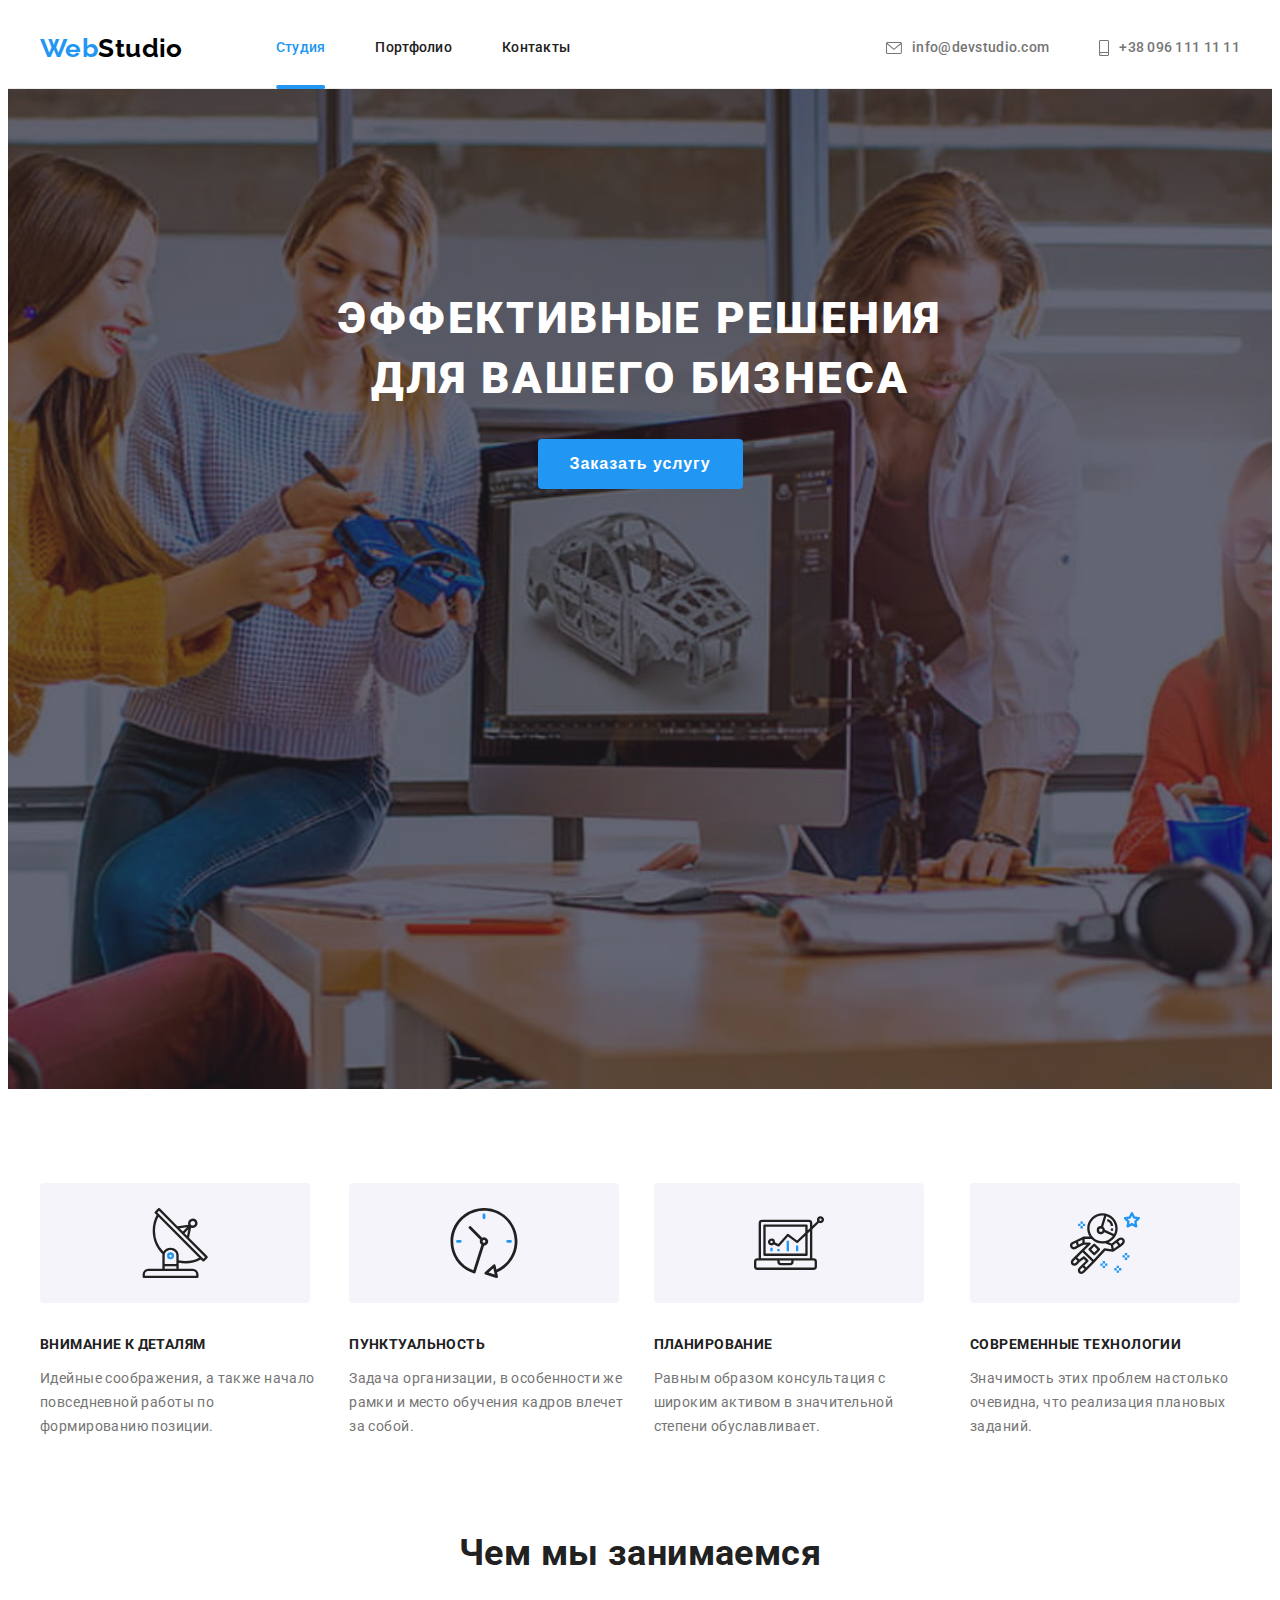
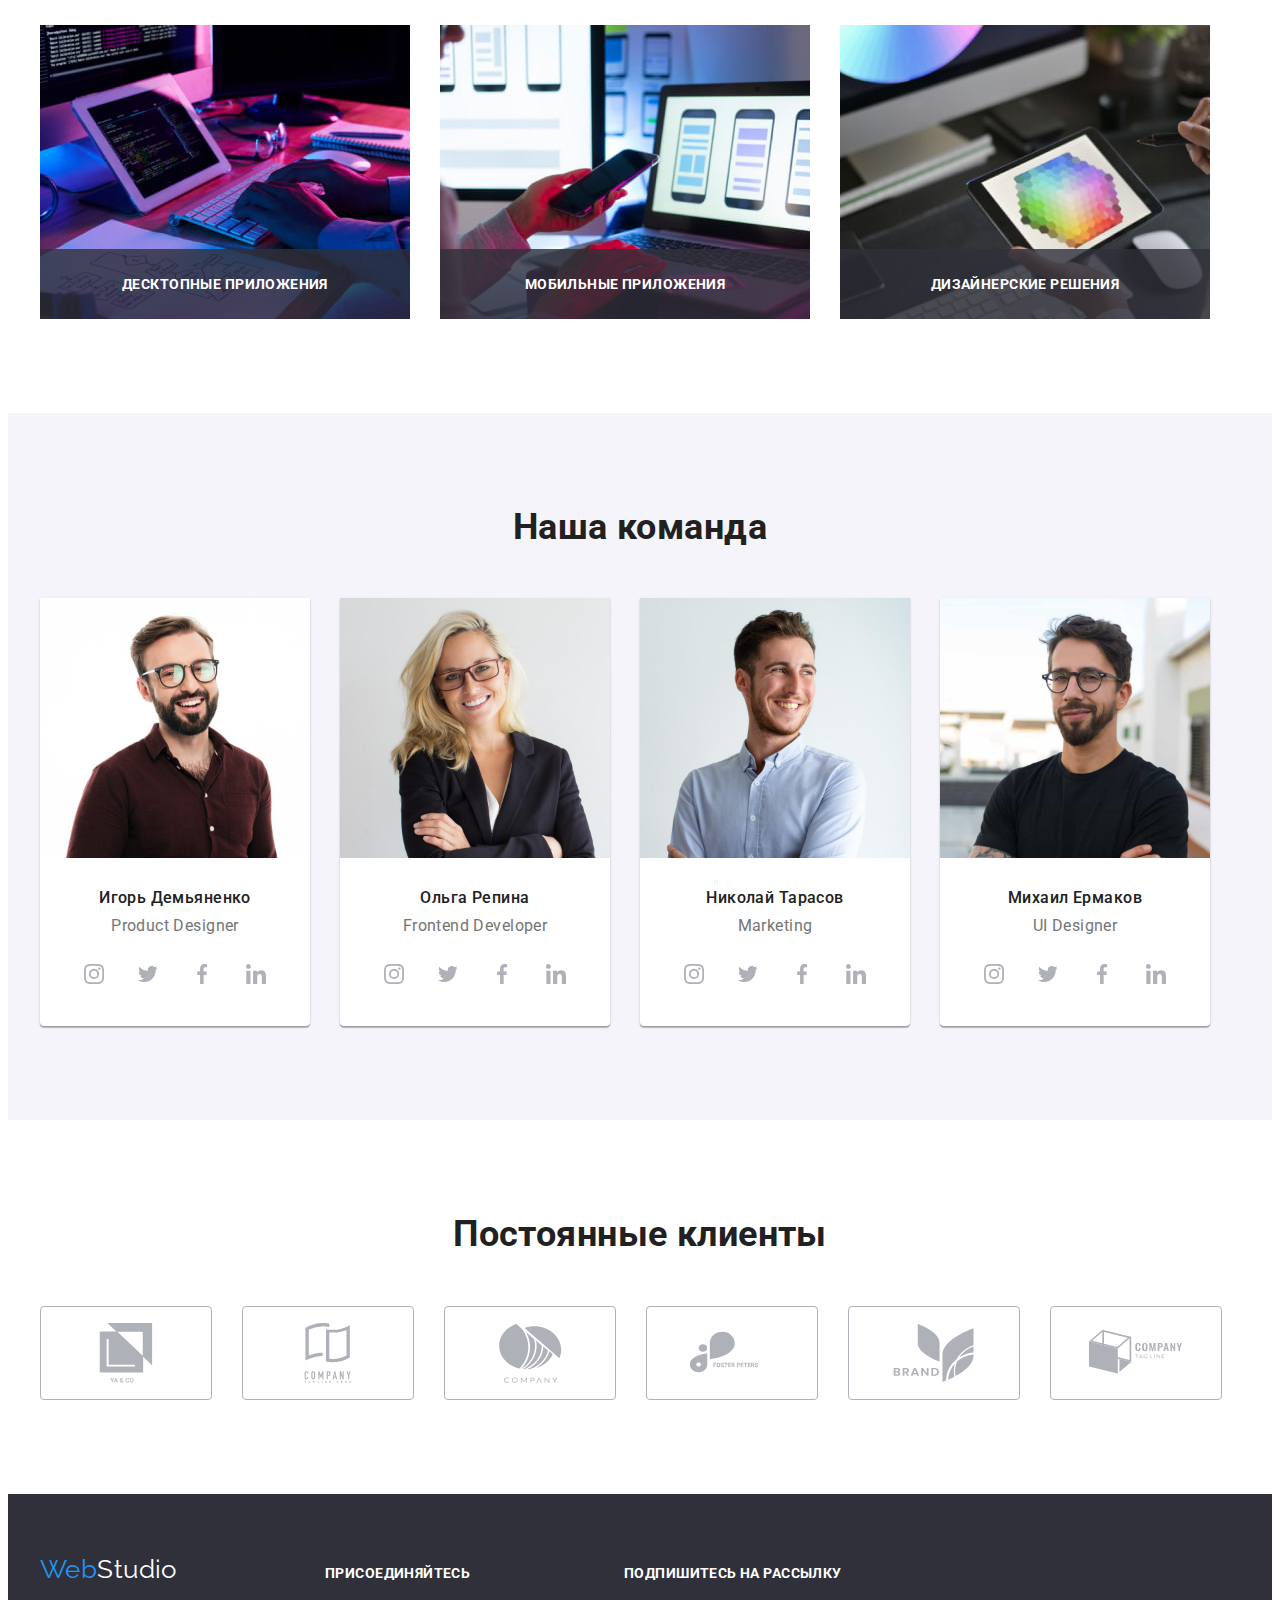
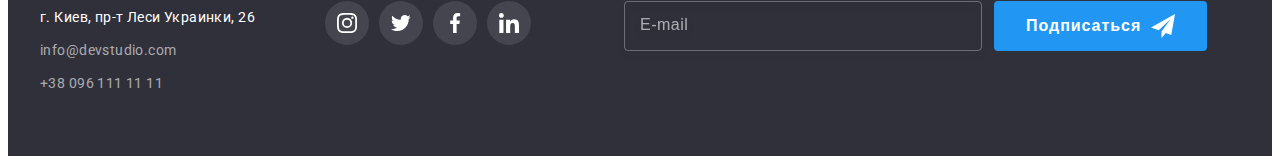
<file: index.html>
<!DOCTYPE html>
<html lang="ru">

<head>
  <meta charset="UTF-8" />
  <meta http-equiv="X-UA-Compatible" content="IE=edge" />
  <meta name="viewport" content="width=device-width, initial-scale=1.0" />
  <title>WebStudio</title>
  <link rel="preconnect" href="https://fonts.googleapis.com" />
  <link rel="preconnect" href="https://fonts.gstatic.com" crossorigin />
  <link href="https://fonts.googleapis.com/css2?family=Raleway:wght@700&family=Roboto:wght@400;500;700;900&display=swap"
    rel="stylesheet" />
  <link rel="stylesheet" href="https://cdnjs.cloudflare.com/ajax/libs/modern-normalize/1.1.0/modern-normalize.min.css"
    integrity="sha512-wpPYUAdjBVSE4KJnH1VR1HeZfpl1ub8YT/NKx4PuQ5NmX2tKuGu6U/JRp5y+Y8XG2tV+wKQpNHVUX03MfMFn9Q=="
    crossorigin="anonymous" referrerpolicy="no-referrer" />
  <link rel="stylesheet" href="./css/styles.css" />
</head>

<body>
  <!-- Header -->
  <header class="page-header">
    <div class="container header-container">
      <nav class="main-nav">
        <a href="./index.html" class="logo-header">
          <span class="logo-header-accent">Web</span>Studio</a>
        <ul class="site-nav-list">
          <li class="site-nav-list-item">
            <a class="site-nav-link current" href="./index.html">Студия</a>
          </li>
          <li class="site-nav-list-item">
            <a class="site-nav-link" href="./portfolio.html">Портфолио</a>
          </li>
          <li class="site-nav-list-item">
            <a class="site-nav-link" href="./contacts.html">Контакты</a>
          </li>
        </ul>
      </nav>
      <ul class="header-contacts-list">
        <li class="header-contacts-item">
          <a class="header-contacts-link" href="mailto:info@devstudio.com"><svg class="icon-envelope">
              <use href="./images/svg/icons.svg#envelope"></use>
            </svg>info@devstudio.com</a>
        </li>
        <li class="header-contacts-item">
          <a class="header-contacts-link" href="tel:+380961111111">
            <svg class="icon-smartphone">
              <use href="./images/svg/icons.svg#smartphone"></use>
            </svg>+38 096 111 11 11</a>
        </li>
      </ul>
    </div>
  </header>
  <main>
    <!-- Hero -->
    <section class="section no-padding">
      <!-- Modals -->
      <div class="backdrop is-hidden" data-modal>
        <div class="modal-window">
          <h1 class="modal-window__heading">Оставьте свои данные, мы вам перезвоним</h1>
          <form class="form" name="form">
            <label class="form__wrapper">
              <span class="form__label">Имя</span>
              <input class="form__input" name="username" type="text" required />
              <svg class="form__icon">
                <use href="./images/svg/icons.svg#icon-person-black-18dp"></use>
              </svg></label>
            <label class="form__wrapper">
              <span class="form__label">Телефон</span>
              <input class="form__input" name="user-telephone" type="tel" required />
              <svg class="form__icon">
                <use href="./images/svg/icons.svg#icon-phone-black-18dp"></use>
              </svg></label>
            <label class="form__wrapper">
              <span class="form__label">Почта</span>
              <input class="form__input" name="user-email" type="email" required />
              <svg class="form__icon">
                <use href="./images/svg/icons.svg#icon-email-black-18dp "></use>
              </svg></label>
            <label class="form__wrapper textarea">
              <span class="form__label">Комментарий</span>
              <textarea class="form__comment" name="form__comment" placeholder="Введите текст"></textarea>
            </label>
            <label class="form__label user-agreement">
              <input class="form__default-checkbox visually-hidden" type="checkbox" name="user-agreement"
                value="Соглашаюсь с рассылкой и принимаю Условия договора" required />
              <svg class="form__checkbox" width="16" height="15">
                <use href="./images/svg/icons.svg#icon-check"></use>
              </svg>Соглашаюсь с рассылкой и принимаю
              <a class="form__link" href="">Условия договора</a>
            </label>
            <button class="hero button hero__button" type="submit">Отправить</button>
          </form>
          <div>
            <button class="btn-close" type="button" data-modal-close>
              <svg class="btn-close__icon" width="30" height="30">
                <use href="./images/svg/icons.svg#icon-close-black-18dp"></use>
              </svg>
            </button>
          </div>
        </div>
      </div>
      <div class="hero hero-overlay">
        <h1 class="hero-title">
          Эффективные решения<br />
          для вашего бизнеса
        </h1>
        <button class="hero button" type="button" data-modal-open>Заказать услугу</button>
      </div>
    </section>
    <section class="section no-padding">
      <!-- Features -->
      <div class="container features">
        <h2 class="section-title visually-hidden">Особенности</h2>
        <ul class="features-list">
          <li class="features-list-item">
            <div class="icon-thumbnail">
              <svg class="icon-antena" width="70" height="70" viewBox="0 0 30 32">
                <use href="./images/svg/icons.svg#antena"></use>
              </svg>
            </div>
            <h3 class="feature">Внимание к деталям</h3>
            <p class="feature-description">
              Идейные соображения, а также начало повседневной работы по формированию позиции.
            </p>
          </li>
          <li class="features-list-item">
            <div class="icon-thumbnail">
              <svg width="70" height="70">
                <use href="./images/svg/icons.svg#clock"></use>
              </svg>
            </div>
            <h3 class="feature">Пунктуальность</h3>
            <p class="feature-description">
              Задача организации, в особенности же рамки и место обучения кадров влечет за собой.
            </p>
          </li>
          <li class="features-list-item">
            <div class="icon-thumbnail">
              <svg width="70" height="70">
                <use href="./images/svg/icons.svg#diagram"></use>
              </svg>
            </div>
            <h3 class="feature">Планирование</h3>
            <p class="feature-description">
              Равным образом консультация с широким активом в значительной степени обуславливает.
            </p>
          </li>
          <li class="features-list-item">
            <div class="icon-thumbnail">
              <svg width="70" height="70">
                <use href="./images/svg/icons.svg#astronaut"></use>
              </svg>
            </div>
            <h3 class="feature">Современные технологии</h3>
            <p class="feature-description">
              Значимость этих проблем настолько очевидна, что реализация плановых заданий.
            </p>
          </li>
        </ul>
      </div>
    </section>

    <!-- What We Do -->
    <section class="section no-padding">
      <div class="container">
        <h2 class="section-title">Чем мы занимаемся</h2>
        <ul class="doings-list">
          <li class="doings-list-item">
            <img class="doings-image" src="./images/what-we-do/what-we-do-01.jpg" alt="Веб-разработка" width="370" />
            <p class="doings-description-text">Десктопные приложения</p>
          </li>
          <li class="doings-list-item">
            <img class="doings-image" src="./images/what-we-do/what-we-do-02.jpg" alt="Мобильные приложения"
              width="370" />
            <p class="doings-description-text">Мобильные приложения</p>
          </li>
          <li class="doings-list-item">
            <img class="doings-image" src="./images/what-we-do/what-we-do-03.jpg" alt="Дизайн" width="370" />
            <p class="doings-description-text">Дизайнерские решения</p>
          </li>
        </ul>
      </div>
    </section>

    <!-- Our Team  -->
    <section class="section gray-background">
      <div class="container">
        <h2 class="section-title">Наша команда</h2>
        <ul class="team-list">
          <li class="team-list-item">
            <img class="member-image" src="./images/team-photos/team-photo-01.jpg"
              alt="Продуктовый дизайнер Игорь Демьяненко" width="270" />
            <div class="member-info">
              <h3 class="team-member">Игорь Демьяненко</h3>
              <p class="job-title" lang="en">Product Designer</p>
              <ul class="member-socials-list">
                <li class="member-socials-item" aria-label="Instagram">
                  <a href="" class="member-socials-item-link" target="_blank" rel="noopener noreferrer">
                    <svg class="social-icon" width="20" height="20">
                      <use href="./images/svg/icons.svg#instagram"></use>
                    </svg>
                  </a>
                </li>
                <li class="member-socials-item" aria-label="Twitter">
                  <a href="" class="member-socials-item-link" target="_blank" rel="noopener noreferrer">
                    <svg class="social-icon" width="20" height="20">
                      <use href="./images/svg/icons.svg#twitter"></use>
                    </svg>
                  </a>
                </li>
                <li class="member-socials-item" aria-label="Facebook">
                  <a href="" class="member-socials-item-link">
                    <svg class="social-icon" width="20" height="20">
                      <use href="./images/svg/icons.svg#facebook" target="_blank" rel="noopener noreferrer"></use>
                    </svg>
                  </a>
                </li>
                <li class="member-socials-item" aria-label="Linked-In">
                  <a href="" class="member-socials-item-link" target="_blank" rel="noopener noreferrer">
                    <svg class="social-icon" width="20" height="20">
                      <use href="./images/svg/icons.svg#linkedin"></use>
                    </svg>
                  </a>
                </li>
              </ul>
            </div>
          </li>
          <li class="team-list-item">
            <img class="member-image" src="./images/team-photos/team-photo-02.jpg"
              alt="Фронт-енд разработчик Ольга Репина," width="270" />
            <div class="member-info">
              <h3 class="team-member">Ольга Репина</h3>
              <p class="job-title" lang="en">Frontend Developer</p>
              <ul class="member-socials-list">
                <li class="member-socials-item" aria-label="Instagram">
                  <a href="" class="member-socials-item-link" target="_blank" rel="noopener noreferrer">
                    <svg class="social-icon" width="20" height="20">
                      <use href="./images/svg/icons.svg#instagram"></use>
                    </svg>
                  </a>
                </li>
                <li class="member-socials-item" aria-label="Twitter">
                  <a href="" class="member-socials-item-link" target="_blank" rel="noopener noreferrer">
                    <svg class="social-icon" width="20" height="20">
                      <use href="./images/svg/icons.svg#twitter"></use>
                    </svg>
                  </a>
                </li>
                <li class="member-socials-item" aria-label="Facebook">
                  <a href="" class="member-socials-item-link">
                    <svg class="social-icon" width="20" height="20">
                      <use href="./images/svg/icons.svg#facebook" target="_blank" rel="noopener noreferrer"></use>
                    </svg>
                  </a>
                </li>
                <li class="member-socials-item" aria-label="Linked-In">
                  <a href="" class="member-socials-item-link" target="_blank" rel="noopener noreferrer">
                    <svg class="social-icon" width="20" height="20">
                      <use href="./images/svg/icons.svg#linkedin"></use>
                    </svg>
                  </a>
                </li>
              </ul>
            </div>
          </li>
          <li class="team-list-item">
            <img class="member-image" src="./images/team-photos/team-photo-03.jpg" alt="Маркетолог Николай Тарасов"
              width="270" />
            <div class="member-info">
              <h3 class="team-member">Николай Тарасов</h3>
              <p class="job-title" lang="en">Marketing</p>
              <ul class="member-socials-list">
                <li class="member-socials-item" aria-label="Instagram">
                  <a href="" class="member-socials-item-link" target="_blank" rel="noopener noreferrer">
                    <svg class="social-icon" width="20" height="20">
                      <use href="./images/svg/icons.svg#instagram"></use>
                    </svg>
                  </a>
                </li>
                <li class="member-socials-item" aria-label="Twitter">
                  <a href="" class="member-socials-item-link" target="_blank" rel="noopener noreferrer">
                    <svg class="social-icon" width="20" height="20">
                      <use href="./images/svg/icons.svg#twitter"></use>
                    </svg>
                  </a>
                </li>
                <li class="member-socials-item" aria-label="Facebook">
                  <a href="" class="member-socials-item-link">
                    <svg class="social-icon" width="20" height="20">
                      <use href="./images/svg/icons.svg#facebook" target="_blank" rel="noopener noreferrer"></use>
                    </svg>
                  </a>
                </li>
                <li class="member-socials-item" aria-label="Linked-In">
                  <a href="" class="member-socials-item-link" target="_blank" rel="noopener noreferrer">
                    <svg class="social-icon" width="20" height="20">
                      <use href="./images/svg/icons.svg#linkedin"></use>
                    </svg>
                  </a>
                </li>
              </ul>
            </div>
          </li>
          <li class="team-list-item">
            <img class="member-image" src="./images/team-photos/team-photo-04.jpg"
              alt="Дизайнер интерфейсов Михаил Ермаков" width="270" />
            <div class="member-info">
              <h3 class="team-member">Михаил Ермаков</h3>
              <p class="job-title" lang="en">UI Designer</p>
              <ul class="member-socials-list">
                <li class="member-socials-item" aria-label="Instagram">
                  <a href="" class="member-socials-item-link" target="_blank" rel="noopener noreferrer">
                    <svg class="social-icon" width="20" height="20">
                      <use href="./images/svg/icons.svg#instagram"></use>
                    </svg>
                  </a>
                </li>
                <li class="member-socials-item" aria-label="Twitter">
                  <a href="" class="member-socials-item-link" target="_blank" rel="noopener noreferrer">
                    <svg class="social-icon" width="20" height="20">
                      <use href="./images/svg/icons.svg#twitter"></use>
                    </svg>
                  </a>
                </li>
                <li class="member-socials-item" aria-label="Facebook">
                  <a href="" class="member-socials-item-link">
                    <svg class="social-icon" width="20" height="20">
                      <use href="./images/svg/icons.svg#facebook" target="_blank" rel="noopener noreferrer"></use>
                    </svg>
                  </a>
                </li>
                <li class="member-socials-item" aria-label="Linked-In">
                  <a href="" class="member-socials-item-link" target="_blank" rel="noopener noreferrer">
                    <svg class="social-icon" width="20" height="20">
                      <use href="./images/svg/icons.svg#linkedin"></use>
                    </svg>
                  </a>
                </li>
              </ul>
            </div>
          </li>
        </ul>
      </div>
    </section>
    <section class="section">
      <div class="container">
        <h2 class="section-title">Постоянные клиенты</h2>
        <ul class="clients-list">
          <li class="clients-list-item">
            <a href="" class="clients-list-item-link"><svg width="106" height="60">
                <use href="./images/svg/icons.svg#client01"></use>
              </svg></a>
          </li>
          <li class="clients-list-item">
            <a href="" class="clients-list-item-link"><svg width="106" height="60">
                <use href="./images/svg/icons.svg#client02"></use>
              </svg></a>
          </li>
          <li class="clients-list-item">
            <a href="" class="clients-list-item-link"><svg width="106" height="60">
                <use href="./images/svg/icons.svg#client03"></use>
              </svg></a>
          </li>
          <li class="clients-list-item">
            <a href="" class="clients-list-item-link"><svg width="106" height="60">
                <use href="./images/svg/icons.svg#client04"></use>
              </svg></a>
          </li>
          <li class="clients-list-item">
            <a href="" class="clients-list-item-link"><svg width="106" height="60">
                <use href="./images/svg/icons.svg#client05"></use>
              </svg></a>
          </li>
          <li class="clients-list-item">
            <a href="" class="clients-list-item-link"><svg width="106" height="60">
                <use href="./images/svg/icons.svg#client06"></use>
              </svg></a>
          </li>
        </ul>
      </div>
    </section>
  </main>
  <footer class="page-footer">
    <div class="container footer-container">
      <div class="footer-address-block">
        <a href="./index.html" class="logo-footer"><span class="footer-logo-accent">Web</span>Studio</a>
        <address class="footer-address">г. Киев, пр-т Леси Украинки, 26</address>
        <ul class="footer-links-list">
          <li class="list-item">
            <a class="footer-address-link" href="mailto:info@devstudio.com">info@devstudio.com</a>
          </li>
          <li class="list-item">
            <a class="footer-address-link" href="tel:+380961111111">+38 096 111 11 11</a>
          </li>
        </ul>
      </div>
      <div class="footer-socials">
        <h2 class="footer-socials-title">присоединяйтесь</h2>
        <ul class="footer-socials-list">
          <li class="footer-socials-list-item" aria-label="Instagram">
            <a href="" class="footer-socials-list-link" target="_blank" rel="noopener noreferrer">
              <svg class="footer-socials-icon" width="20" height="20">
                <use href="./images/svg/icons.svg#instagram"></use>
              </svg>
            </a>
          </li>
          <li class="footer-socials-list-item" aria-label="Twitter">
            <a href="" class="footer-socials-list-link" target="_blank" rel="noopener noreferrer">
              <svg class="footer-socials-icon" width="20" height="20">
                <use href="./images/svg/icons.svg#twitter"></use>
              </svg>
            </a>
          </li>
          <li class="footer-socials-list-item" aria-label="Facebook">
            <a href="" class="footer-socials-list-link" target="_blank" rel="noopener noreferrer">
              <svg class="footer-socials-icon" width="20" height="20">
                <use href="./images/svg/icons.svg#facebook"></use>
              </svg>
            </a>
          </li>
          <li class="footer-socials-list-item" aria-label="Linked-In">
            <a href="" class="footer-socials-list-link" target="_blank" rel="noopener noreferrer">
              <svg class="footer-socials-icon" width="20" height="20">
                <use href="./images/svg/icons.svg#linkedin"></use>
              </svg>
            </a>
          </li>
        </ul>
      </div>
      <div class="footer-subscription">
        <form name="footer-subscription-form">
          <label class="footer-subscription__label" for="footer-subscription-form">
            Подпишитесь на рассылку
            <div class="footer-subscription__wrapper">
              <input class="footer-subscription__input" id="footer-subscription-form" name="footer-subscription-form"
                type="email" placeholder="E-mail" />
              <button class="hero button  button-footer" type="submit">
                Подписаться
                <svg class="button-footer__icon">
                  <use href="./images/svg/icons.svg#icon-send"></use>
                </svg>
              </button>
            </div>
          </label>
        </form>
      </div>
    </div>
  </footer>

  <script src="./js/modal.js"></script>
  
</body>

</html>
</file>
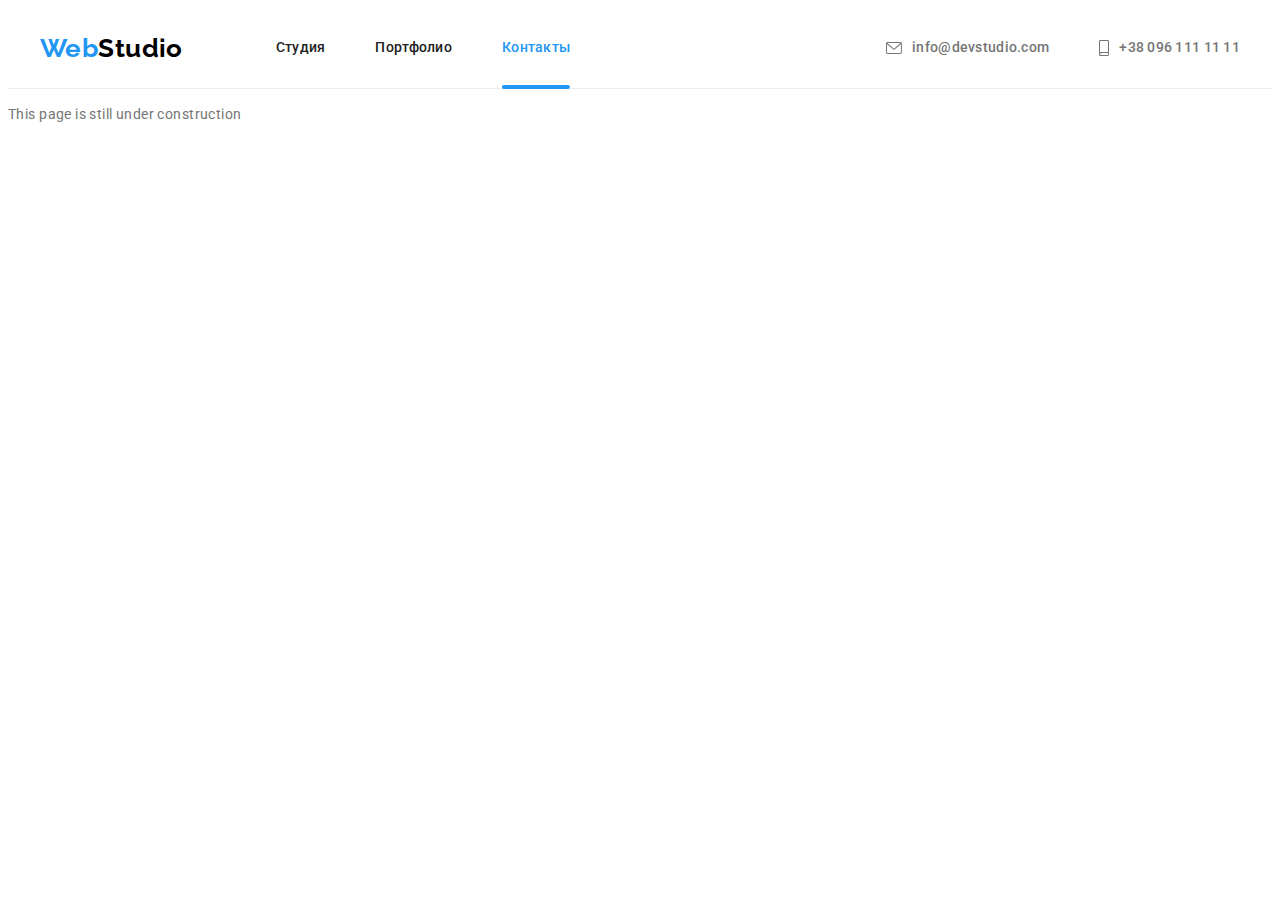
<file: contacts.html>
<!DOCTYPE html>
<html lang="ru">
  <head>
    <meta charset="UTF-8" />
    <meta http-equiv="X-UA-Compatible" content="IE=edge" />
    <meta name="viewport" content="width=device-width, initial-scale=1.0" />
    <title>WebStudio</title>
    <link rel="preconnect" href="https://fonts.googleapis.com" />
    <link rel="preconnect" href="https://fonts.gstatic.com" crossorigin />
    <link
      href="https://fonts.googleapis.com/css2?family=Raleway:wght@700&family=Roboto:wght@400;500;700;900&display=swap"
      rel="stylesheet" />
    <link
      rel="stylesheet"
      href="https://cdnjs.cloudflare.com/ajax/libs/modern-normalize/1.1.0/modern-normalize.min.css"
      integrity="sha512-wpPYUAdjBVSE4KJnH1VR1HeZfpl1ub8YT/NKx4PuQ5NmX2tKuGu6U/JRp5y+Y8XG2tV+wKQpNHVUX03MfMFn9Q=="
      crossorigin="anonymous"
      referrerpolicy="no-referrer" />
    <link rel="stylesheet" href="./css/styles.css" />
  </head>
  <header class="page-header">
    <div class="container header-container">
      <nav class="main-nav">
        <a href="./index.html" class="logo-header">
          <span class="logo-header-accent">Web</span>Studio</a
        >
        <ul class="site-nav-list">
          <li class="site-nav-list-item">
            <a class="site-nav-link" href="./index.html">Студия</a>
          </li>
          <li class="site-nav-list-item">
            <a class="site-nav-link" href="./portfolio.html">Портфолио</a>
          </li>
          <li class="site-nav-list-item">
            <a class="site-nav-link current" href="./contacts.html">Контакты</a>
          </li>
        </ul>
      </nav>
      <ul class="header-contacts-list">
        <li class="header-contacts-item">
          <a class="header-contacts-link" href="mailto:info@devstudio.com"
            ><svg class="icon-envelope">
              <use href="./images/svg/icons.svg#envelope"></use></svg
            >info@devstudio.com</a
          >
        </li>
        <li class="header-contacts-item">
          <a class="header-contacts-link" href="tel:+380961111111">
            <svg class="icon-smartphone">
              <use href="./images/svg/icons.svg#smartphone"></use></svg
            >+38 096 111 11 11</a
          >
        </li>
      </ul>
    </div>
  </header>
  <body>
    <p>This page is still under construction</p>
  </body>
</html>
</file>
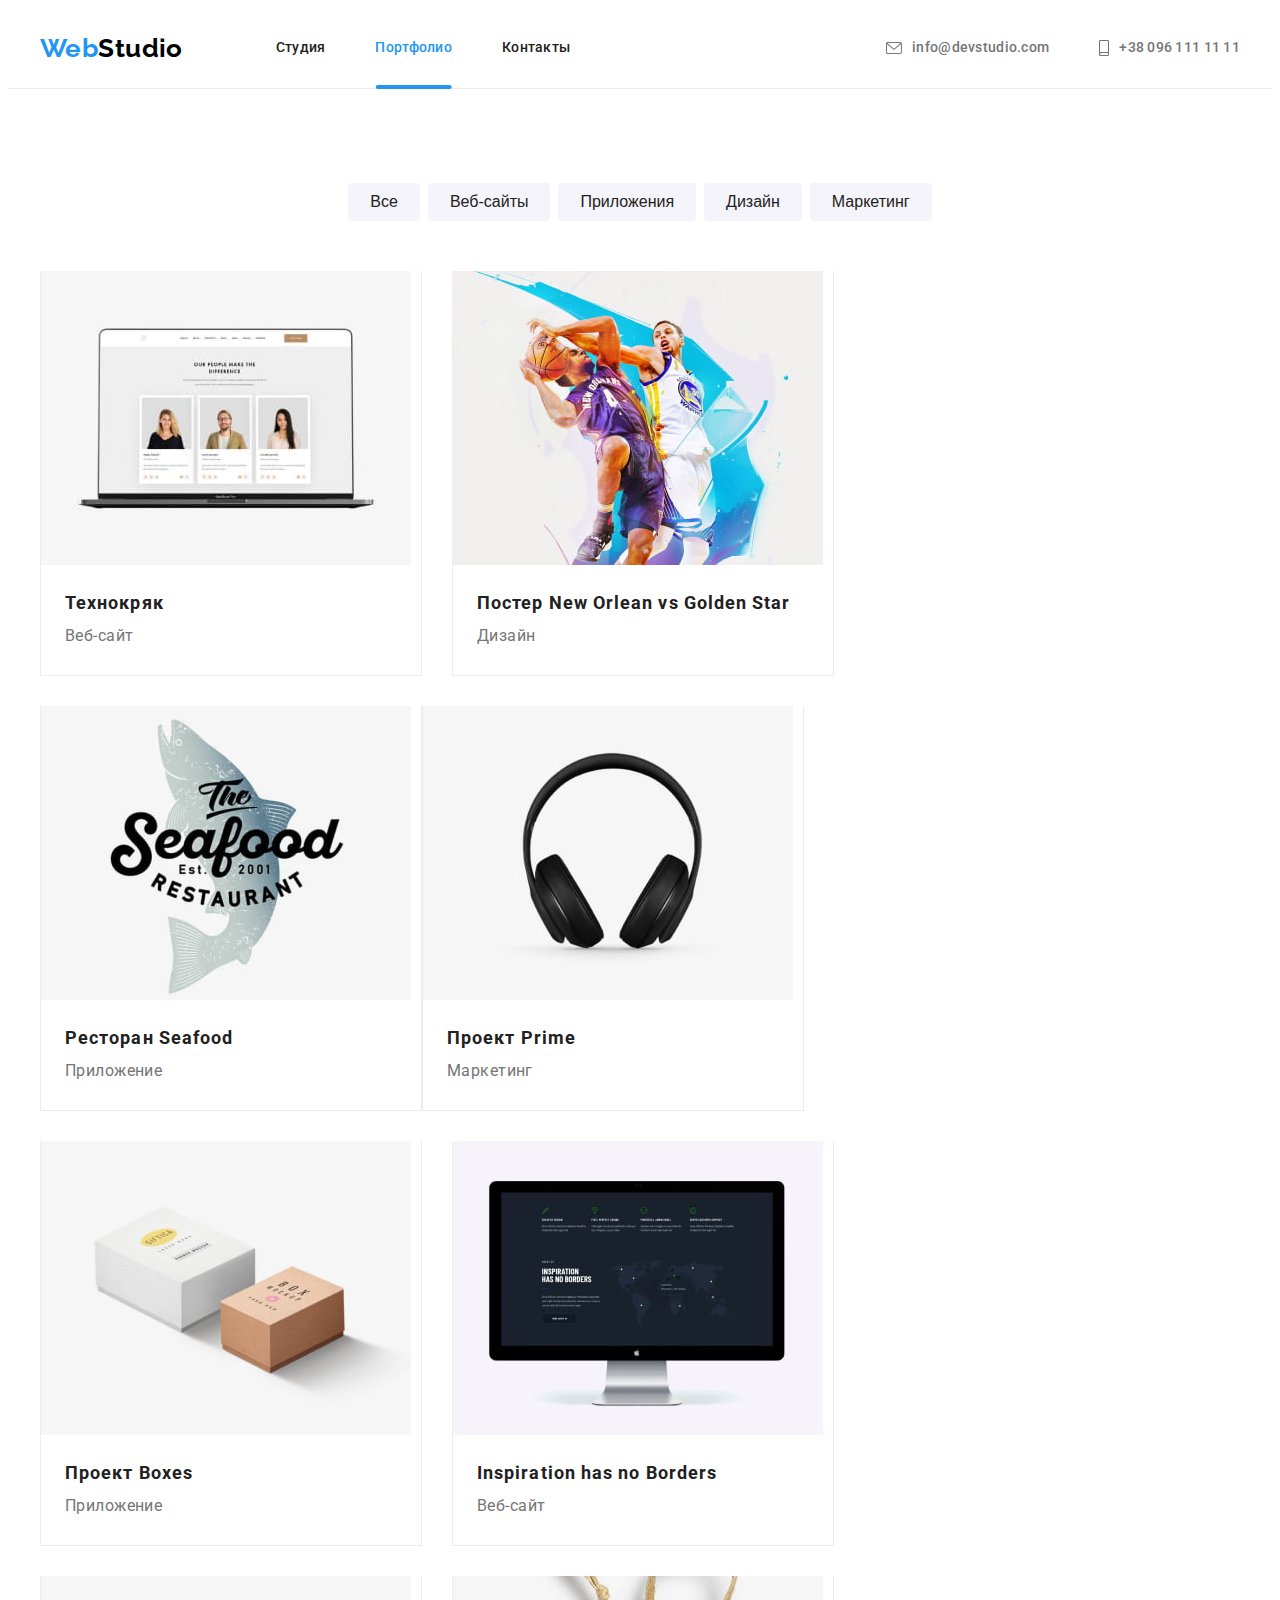
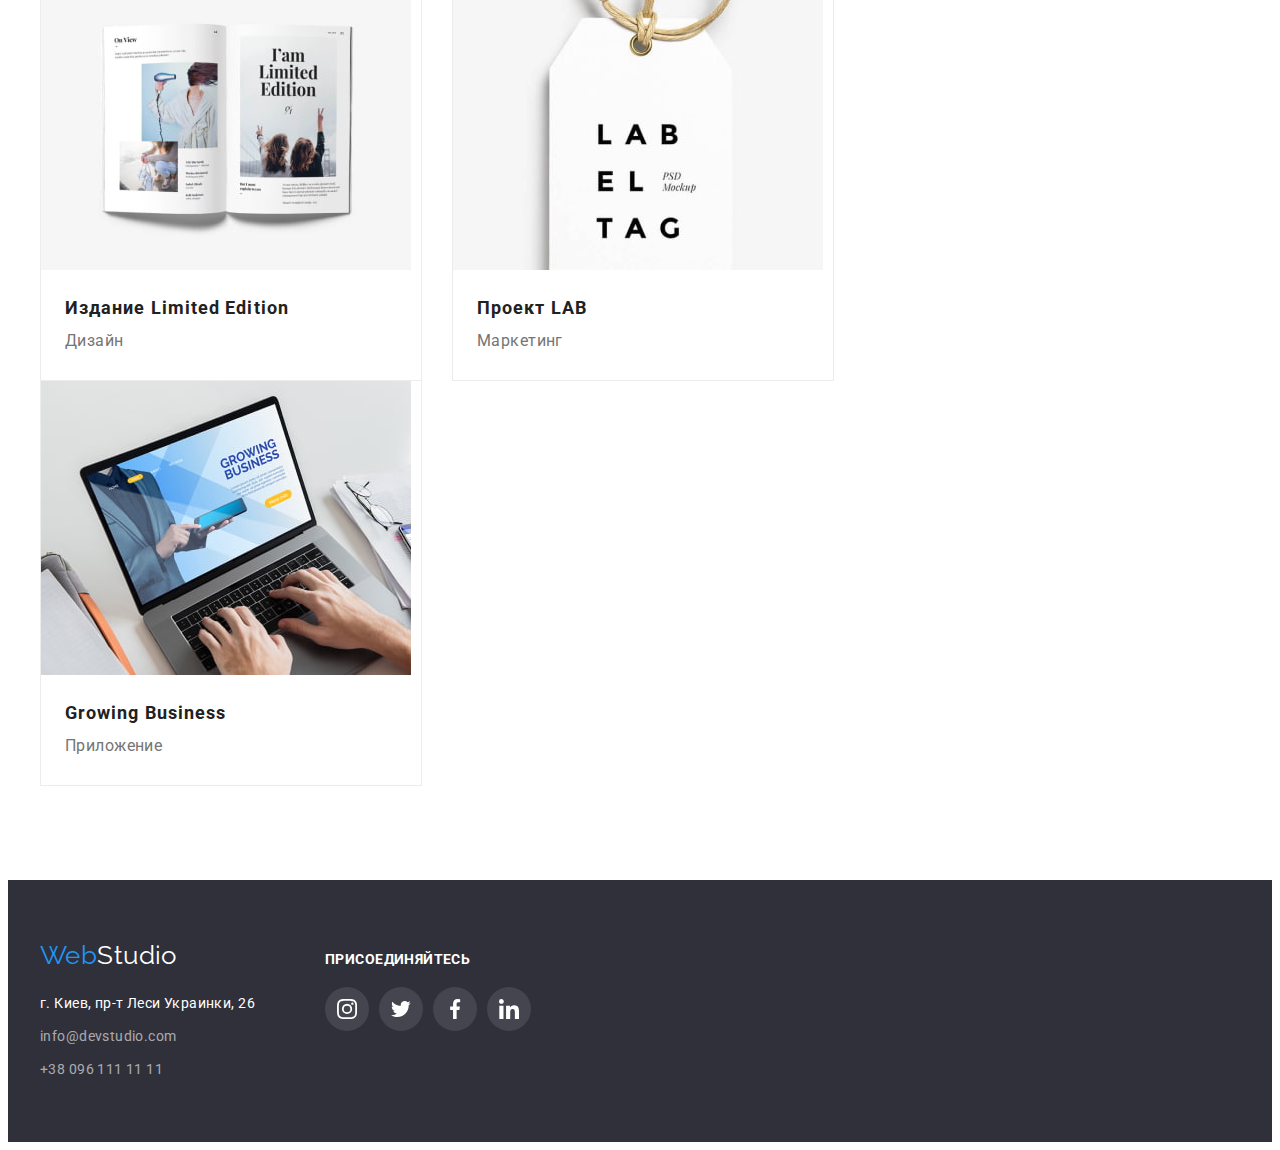
<file: portfolio.html>
<!DOCTYPE html>
<html lang="ru">
  <head>
    <meta charset="UTF-8" />
    <meta http-equiv="X-UA-Compatible" content="IE=edge" />
    <meta name="viewport" content="width=device-width, initial-scale=1.0" />
    <title>WebStudio</title>
    <link rel="preconnect" href="https://fonts.googleapis.com" />
    <link rel="preconnect" href="https://fonts.gstatic.com" crossorigin />
    <link
      href="https://fonts.googleapis.com/css2?family=Raleway:wght@700&family=Roboto:wght@400;500;700;900&display=swap"
      rel="stylesheet" />
    <link
      rel="stylesheet"
      href="https://cdnjs.cloudflare.com/ajax/libs/modern-normalize/1.1.0/modern-normalize.min.css"
      integrity="sha512-wpPYUAdjBVSE4KJnH1VR1HeZfpl1ub8YT/NKx4PuQ5NmX2tKuGu6U/JRp5y+Y8XG2tV+wKQpNHVUX03MfMFn9Q=="
      crossorigin="anonymous"
      referrerpolicy="no-referrer" />
    <link rel="stylesheet" href="./css/styles.css" />
  </head>

  <body>
    <!-- Header -->
    <header class="page-header">
      <div class="container header-container">
        <nav class="main-nav">
          <a href="./index.html" class="logo-header">
            <span class="logo-header-accent">Web</span>Studio</a
          >
          <ul class="site-nav-list">
            <li class="site-nav-list-item">
              <a class="site-nav-link" href="./index.html">Студия</a>
            </li>
            <li class="site-nav-list-item">
              <a class="site-nav-link current" href="./portfolio.html">Портфолио</a>
            </li>
            <li class="site-nav-list-item">
              <a class="site-nav-link" href="./contacts.html">Контакты</a>
            </li>
          </ul>
        </nav>
        <ul class="header-contacts-list">
          <li class="header-contacts-item">
            <a class="header-contacts-link" href="mailto:info@devstudio.com"
              ><svg class="icon-envelope">
                <use href="./images/svg/icons.svg#envelope"></use></svg
              >info@devstudio.com</a
            >
          </li>
          <li class="header-contacts-item">
            <a class="header-contacts-link" href="tel:+380961111111">
              <svg class="icon-smartphone">
                <use href="./images/svg/icons.svg#smartphone"></use></svg
              >+38 096 111 11 11</a
            >
          </li>
        </ul>
      </div>
    </header>
    <main>
      <section class="section">
        <div class="container portfolio">
          <h1 class="section-title visually-hidden">Портфолио</h1>
          <ul class="filter-list">
            <li class="item"><button class="filter button" type="button">Все</button></li>
            <li class="item"><button class="filter button" type="button">Веб-сайты</button></li>
            <li class="item"><button class="filter button" type="button">Приложения</button></li>
            <li class="item"><button class="filter button" type="button">Дизайн</button></li>
            <li class="item"><button class="filter button" type="button">Маркетинг</button></li>
          </ul>
          <article class="portfolio-block">
            <ul class="portfolio-list">
              <li class="portfolio-card">
                <a href="" class="portfolio-card-link">
                  <div class="card-wrapper">
                    <img
                      class="portfolio-img"
                      src="./images/portfolio/portfolio-img-01.jpg"
                      alt="Превью страницы веб-сайта Технокряк"
                      width="370" />
                    <div class="card-overlay">
                      <p class="overlay-text">
                        Lorem ipsum dolor sit amet consectetur adipisicing elit. Soluta incidunt aut provident nobis quo quae corporis ea obcaecati, facilis architecto.
                      </p>
                    </div>
                  </div>
                  <div class="card-description">
                    <h2 class="portfolio-item-title">Технокряк</h2>
                    <p class="portfolio-item-description">Веб-сайт</p>
                  </div>
                </a>
              </li>
              <li class="portfolio-card">
                <a href="" class="portfolio-card-link">
                  <div class="card-wrapper">
                    <img
                      class="portfolio-img"
                      src="./images/portfolio/portfolio-img-02.jpg"
                      alt="Постер для баскетбольной комманды"
                      width="370" />
                    <div class="card-overlay">
                      <p class="overlay-text">
                        Lorem ipsum dolor sit amet consectetur adipisicing elit. Quod recusandae, id eum inventore nostrum tempore..
                      </p>
                    </div>
                  </div>
                  <div class="card-description">
                    <h2 class="portfolio-item-title">Постер New Orlean vs Golden Star</h2>
                    <p class="portfolio-item-description">Дизайн</p>
                  </div>
                </a>
              </li>
              <li class="portfolio-card">
                <a href="" class="portfolio-card-link">
                  <div class="card-wrapper">
                    <img
                      class="portfolio-img"
                      src="./images/portfolio/portfolio-img-03.jpg"
                      alt="Превью приложения для ресторана"
                      width="370" />
                    <div class="card-overlay">
                      <p class="overlay-text">
                        Lorem ipsum dolor sit, amet consectetur adipisicing elit. Cum, suscipit? Culpa iure maiores modi alias, fugit molestias dicta quia repudiandae illum aut sint, minus repellendus labore autem, nobis repellat laudantium.
                      </p>
                    </div>
                  </div>
                  <div class="card-description">
                    <h2 class="portfolio-item-title">Ресторан Seafood</h2>
                    <p class="portfolio-item-description">Приложение</p>
                  </div>
                </a>
              </li>
              <li class="portfolio-card">
                <a href="" class="portfolio-card-link">
                  <div class="card-wrapper">
                    <img
                      class="portfolio-img"
                      src="./images/portfolio/portfolio-img-04.jpg"
                      alt="Проект Прайм"
                      width="370" />
                    <div class="card-overlay">
                      <p class="overlay-text">
                        Lorem ipsum dolor sit, amet consectetur adipisicing elit. Voluptatum pariatur iure dignissimos laboriosam architecto nostrum.
                      </p>
                    </div>
                  </div>
                  <div class="card-description">
                    <h2 class="portfolio-item-title">Проект Prime</h2>
                    <p class="portfolio-item-description">Маркетинг</p>
                  </div>
                </a>
              </li>
              <li class="portfolio-card">
                <a href="" class="portfolio-card-link">
                  <div class="card-wrapper">
                    <img
                      class="portfolio-img"
                      src="./images/portfolio/portfolio-img-05.jpg"
                      alt="Проект Боксес"
                      width="370" />
                    <div class="card-overlay">
                      <p class="overlay-text">
                        Lorem ipsum dolor sit, amet consectetur adipisicing elit. Voluptatum pariatur iure dignissimos laboriosam architecto
                        nostrum.
                      </p>
                    </div>
                  </div>

                  <div class="card-description">
                    <h2 class="portfolio-item-title">Проект Boxes</h2>
                    <p class="portfolio-item-description">Приложение</p>
                  </div>
                </a>
              </li>
              <li class="portfolio-card">
                <a href="" class="portfolio-card-link">
                  <div class="card-wrapper">
                    <img
                      class="portfolio-img"
                      src="./images/portfolio/portfolio-img-06.jpg"
                      alt="Превью веб-сайта"
                      width="370" />
                    <div class="card-overlay">
                      <p class="overlay-text">
                       Lorem ipsum dolor sit, amet consectetur adipisicing elit. Voluptatum pariatur iure dignissimos laboriosam architecto nostrum.
                      </p>
                    </div>
                  </div>

                  <div class="card-description">
                    <h2 class="portfolio-item-title">Inspiration has no Borders</h2>
                    <p class="portfolio-item-description">Веб-сайт</p>
                  </div>
                </a>
              </li>
              <li class="portfolio-card">
                <a href="" class="portfolio-card-link">
                  <div class="card-wrapper">
                    <img
                      class="portfolio-img"
                      src="./images/portfolio/portfolio-img-07.jpg"
                      alt="Издание Лимитед Эдишн"
                      width="370" />
                    <div class="card-overlay">
                      <p class="overlay-text">
                        Lorem ipsum dolor sit, amet consectetur adipisicing elit. Voluptatum pariatur iure dignissimos laboriosam architecto
                        nostrum.
                      </p>
                    </div>
                  </div>

                  <div class="card-description">
                    <h2 class="portfolio-item-title">Издание Limited Edition</h2>
                    <p class="portfolio-item-description">Дизайн</p>
                  </div>
                </a>
              </li>
              <li class="portfolio-card">
                <a href="" class="portfolio-card-link">
                  <div class="card-wrapper">
                    <img
                      class="portfolio-img"
                      src="./images/portfolio/portfolio-img-08.jpg"
                      alt="Проект Лаб"
                      width="370" />
                    <div class="card-overlay">
                      <p class="overlay-text">
                      Lorem ipsum dolor sit, amet consectetur adipisicing elit. Voluptatum pariatur iure dignissimos laboriosam architecto
                      nostrum.
                      </p>
                    </div>
                  </div>

                  <div class="card-description">
                    <h2 class="portfolio-item-title">Проект LAB</h2>
                    <p class="portfolio-item-description">Маркетинг</p>
                  </div>
                </a>
              </li>
              <li class="portfolio-card">
                <a href="" class="portfolio-card-link">
                  <div class="card-wrapper">
                    <img
                      class="portfolio-img"
                      src="./images/portfolio/portfolio-img-09.jpg"
                      alt="Гровинг бизнес"
                      width="370" />
                    <div class="card-overlay">
                      <p class="overlay-text">
                        Lorem ipsum dolor sit, amet consectetur adipisicing elit. Voluptatum pariatur iure dignissimos laboriosam architecto
                        nostrum.
                      </p>
                    </div>
                  </div>

                  <div class="card-description">
                    <h2 class="portfolio-item-title">Growing Business</h2>
                    <p class="portfolio-item-description">Приложение</p>
                  </div>
                </a>
              </li>
            </ul>
          </article>
        </div>
      </section>
    </main>
    <footer class="page-footer">
      <div class="container footer-container">
        <div class="footer-address-block">
          <a href="./index.html" class="logo-footer"
            ><span class="footer-logo-accent">Web</span>Studio</a
          >
          <address class="footer-address">г. Киев, пр-т Леси Украинки, 26</address>
          <ul class="footer-links-list">
            <li class="list-item">
              <a class="footer-address-link" href="mailto:info@devstudio.com">info@devstudio.com</a>
            </li>
            <li class="list-item">
              <a class="footer-address-link" href="tel:+380961111111">+38 096 111 11 11</a>
            </li>
          </ul>
        </div>
        <div class="footer-socials">
          <h2 class="footer-socials-title">присоединяйтесь</h2>
          <ul class="footer-socials-list">
            <li class="footer-socials-list-item" aria-label="Instagram">
              <a href="" class="footer-socials-list-link" target="_blank" rel="noopener noreferrer">
                <svg class="footer-socials-icon" width="20" height="20">
                  <use href="./images/svg/icons.svg#instagram"></use>
                </svg>
              </a>
            </li>
            <li class="footer-socials-list-item" aria-label="Twitter">
              <a href="" class="footer-socials-list-link" target="_blank" rel="noopener noreferrer">
                <svg class="footer-socials-icon" width="20" height="20">
                  <use href="./images/svg/icons.svg#twitter"></use>
                </svg>
              </a>
            </li>
            <li class="footer-socials-list-item" aria-label="Facebook">
              <a href="" class="footer-socials-list-link" target="_blank" rel="noopener noreferrer">
                <svg class="footer-socials-icon" width="20" height="20">
                  <use href="./images/svg/icons.svg#facebook"></use>
                </svg>
              </a>
            </li>
            <li class="footer-socials-list-item" aria-label="Linked-In">
              <a href="" class="footer-socials-list-link" target="_blank" rel="noopener noreferrer">
                <svg class="footer-socials-icon" width="20" height="20">
                  <use href="./images/svg/icons.svg#linkedin"></use>
                </svg>
              </a>
            </li>
          </ul>
        </div>
      </div>
    </footer>
  </body>
</html>
</file>
<file: css/styles.css>
:root {
  --text-color: #757575;
  --text-bold-color: #212121;
  --transparent-text-color: rgba(255, 255, 255, 0.6);
  --accent-color: #2196f3;
  --hero-button-hover-color: #188ce8;
  --footer-color: #2f303a;
  --gray-background: #f5f4fa;
  --header-line-color: #ececec;
  --icons-idle-color: #afb1b8;
  --white: #fff;

  /* Animation and transitions */

  --bgc-transition-250ms: background-color 250ms cubic-bezier(0.4, 0, 0.2, 1);
  --color-transition-250ms: color 250ms cubic-bezier(0.4, 0, 0.2, 1);
  --fill-transition-250ms: fill 250ms cubic-bezier(0.4, 0, 0.2, 1);
  --box-shadow-transition-250ms: box-shadow 250ms cubic-bezier(0.4, 0, 0.2, 1);
}

/*-----------------------------------------------defaults ---------------------------- */
body {
  font-family: 'Roboto', sans-serif;
  font-size: 14px;
  font-weight: 400;
  letter-spacing: 0.03em;
  line-height: 1.71;

  color: var(--text-color);
  background-color: var(--white);
}

/* -----------------------------------------------Header + Navigation----------*/

.page-header {
  border-bottom: 1px solid var(--header-line-color);
}

.container {
  padding-left: 15px;
  padding-right: 15px;
  margin-right: auto;
  margin-left: auto;
  max-width: 1200px;
}

.header-container {
  display: flex;
}

.main-nav {
  display: flex;
  align-items: center;
}

.logo-header {
  display: flex;

  font-family: 'Raleway', sans-serif;
  font-size: 26px;
  line-height: 1.19;
  font-weight: 700;
  text-decoration: none;

  color: #000000;
}

.logo-header-accent {
  color: var(--accent-color);
}

.site-nav-list {
  display: flex;

  margin-left: 93px;
  padding-left: 0;
  margin-top: 0;
  margin-bottom: 0;

  list-style: none;
  font-weight: 500;
  letter-spacing: 0.02em;
  line-height: 1.14;
}

.site-nav-list-item:not(:last-child) {
  margin-right: 50px;
}

.site-nav-link {
  display: block;
  padding: 32px 0;
  text-decoration: none;
  color: var(--text-bold-color);
  transition: var(--color-transition-250ms);
}

.site-nav-link.current {
  color: var(--accent-color);
  position: relative;
}

.site-nav-link.current::after {
  position: absolute;
  bottom: -3px;
  left: 50%;
  transform: translate(-50%, -50%);
  margin: 0;
  padding: 0;
  content: '';
  width: 100%;
  height: 4px;
  background-color: var(--accent-color);
  border-top-left-radius: 2px;
  border-top-right-radius: 2px;
  border-bottom-left-radius: 2px;
  border-bottom-right-radius: 2px;
}

.site-nav-link:hover,
.site-nav-link:focus {
  color: var(--accent-color);
}

.header-contacts-list {
  display: flex;
  align-items: center;
  padding-top: 32px;
  padding-bottom: 32px;
  padding-left: 0;
  margin-top: 0;
  margin-bottom: 0;
  margin-left: auto;
  list-style: none;
  font-weight: 500;
  letter-spacing: 0.02em;
  line-height: 1.14;
}

.header-contacts-item:not(:last-child) {
  margin-right: 50px;
}

.header-contacts-link {
  display: flex;
  align-items: center;
  text-decoration: none;
  color: inherit;
  transition: var(--color-transition-250ms);
}

.header-contacts-link:focus,
.header-contacts-link:hover {
  color: var(--accent-color);
}

.icon-envelope {
  margin-right: 10px;
  width: 16px;
  height: 12px;
  fill: var(--text-color);
  transition: var(--fill-transition-250ms);
}

.icon-smartphone {
  margin-right: 10px;
  width: 10px;
  height: 16px;
  fill: var(--text-color);
  transition: var(--fill-transition-250ms);
}

.header-contacts-link:hover .icon-envelope,
.header-contacts-link:focus .icon-envelope,
.header-contacts-link:hover .icon-smartphone,
.header-contacts-link:focus .icon-smartphone {
  fill: var(--accent-color);
}

/*-----------------------------------------------Sections----------------------------------------------- */

.section {
  padding-top: 94px;
  padding-bottom: 94px;
}

.section.no-padding {
  padding-top: 0px;
  padding-bottom: 94px;
}

.section.gray-background {
  background-color: var(--gray-background);
}

.section-title {
  margin-top: 0;
  margin-bottom: 50px;
  font-weight: 700;
  font-size: 36px;
  line-height: 1.16;
  text-align: center;
  color: var(--text-bold-color);
}

/*-----------------------------------------------Hero section-------------------------------- */

.hero {
  padding-top: 200px;
  padding-bottom: 200px;
  text-align: center;
}

.hero-overlay {
  max-width: 1600px;
  margin: 0 auto;
  height: 600px;
  background-image: linear-gradient(to bottom, rgba(47, 48, 58, 0.4), rgba(47, 48, 58, 0.4)),
    url(../images/hero-image.jpg);
  background-repeat: no-repeat;
  background-position: center;
  background-size: cover;
  background-color: var(--footer-color);
}

.hero-title {
  margin-top: 0;
  margin-bottom: 30px;
  margin-left: auto;
  margin-right: auto;
  max-width: 696px;
  font-weight: 900;
  font-size: 44px;
  line-height: 1.36;
  letter-spacing: 0.06em;
  text-transform: uppercase;
  color: var(--white);
}

.button {
  cursor: pointer;
}

.hero.button {
  padding: 10px 32px;
  border: none;
  border-radius: 4px;
  min-width: 200px;
  margin-left: auto;
  margin-right: auto;
  font-size: 16px;
  font-weight: 700;
  line-height: 1.87;
  letter-spacing: 0.06em;
  background-color: var(--accent-color);
  color: var(--white);
  transition: var(--bgc-transition-250ms);
}

.hero.button:hover,
.hero.button:focus {
  background-color: var(--hero-button-hover-color);
}

/*-----------------------------------------------FEATURES SECTION-------------------------------------*/

.container.features {
  display: flex;
}

.visually-hidden {
  position: absolute;
  left: -10000px;
  width: 1px;
  height: 1px;
  overflow: hidden;
}

.features-list {
  display: flex;
  margin-top: 0;
  margin-bottom: 0;
  padding: 0;
  list-style: none;
}

.features-list-item:not(:last-child) {
  margin-right: 30px;
}

.icon-thumbnail {
  display: flex;
  align-items: center;
  justify-content: center;
  border-radius: 4px;
  background-color: var(--gray-background);
  width: 270px;
  height: 120px;
  text-align: center;
  margin-bottom: 30px;
}

.features-list .feature {
  margin-top: 0;
  margin-bottom: 10px;
  font-size: 14px;
  font-weight: 700;
  text-transform: uppercase;
  color: var(--text-bold-color);
}

.feature-description {
  margin-top: 0;
  margin-bottom: 0;

  line-height: 1.71;
}

/*-----------------------------------------------DOINGS SECTION-------------------------------- */

.doings-list {
  display: flex;
  margin: 0;
  padding: 0;
  list-style: none;
}

.doings-list-item {
  position: relative;
}

.doings-list-item:not(last-child) {
  margin-right: 30px;
}

.doings-image {
  display: block;
}

.doings-description-text {
  position: absolute;
  bottom: 0;
  margin: 0;
  padding: 27px 0;
  font-weight: 700;
  font-size: 14px;
  line-height: calc(16 / 14);
  text-align: center;
  letter-spacing: 0.03em;
  text-transform: uppercase;
  color: var(--white);
  width: 370px;
  background-color: rgba(47, 48, 58, 0.8);
}

/*-----------------------------------------------Our Team section----------------------------------------------- */

.team-list {
  display: flex;
  flex-wrap: wrap;

  padding: 0;
  margin-top: 0;
  margin-bottom: 0;
  list-style: none;
}

.team-list-item {
  background-color: var(--white);
  margin-right: 30px;
  border-radius: 0px 0px 4px 4px;
  box-shadow: 0px 1px 3px rgba(0, 0, 0, 0.12), 0px 1px 1px rgba(0, 0, 0, 0.14),
    0px 2px 1px rgba(0, 0, 0, 0.2);
}

.team-list-item:nth-child(4n + 4) {
  margin-right: 0px;
}

.member-image {
  display: block;
}

.member-info {
  padding-top: 30px;
  padding-right: 24px;
  padding-left: 24px;
  padding-bottom: 30px;
}

.team-member {
  margin-bottom: 10px;
  margin-top: 0;

  text-align: center;
  font-size: 16px;
  line-height: 1.19;
  font-weight: 500;

  color: var(--text-bold-color);
}

.member-socials-list {
  padding: 0;
  list-style: none;
  display: flex;
  justify-content: center;
}

.member-socials-item {
  width: 44px;
  height: 44px;
  border-radius: 50%;
}

.member-socials-item:not(:last-child) {
  margin-right: 10px;
}

.member-socials-item-link {
  display: flex;
  justify-content: center;
  align-items: center;
  width: 100%;
  height: 100%;
  border-radius: 50%;
  background-color: transparent;
  transition: var(--bgc-transition-250ms);
}

.social-icon {
  fill: var(--icons-idle-color);
  transition: var(--fill-transition-250ms);
}

.member-socials-item-link:hover,
.member-socials-item-link:focus {
  background-color: var(--accent-color);
}

.member-socials-item-link:hover .social-icon,
.member-socials-item-link:focus .social-icon {
  fill: var(--white);
}

.job-title {
  margin-bottom: 16px;
  padding: 0 24px;
  text-align: center;
  font-size: 16px;
  line-height: 1.18;
  margin-top: 0px;
}

/* ----------------------------------------------OUR CLIENTS------------------------------- */

.clients-list {
  padding: 0;
  margin: 0;
  display: flex;
  list-style: none;
}

.clients-list-item-link {
  display: flex;
  align-items: center;
  justify-content: center;
  border-radius: 4px;
  width: 170px;
  height: 92px;
  border: 1px solid var(--icons-idle-color);
  fill: var(--icons-idle-color);
  transition: var(--fill-transition-250ms), border 250ms cubic-bezier(0.4, 0, 0.2, 1);
}

.clients-list-item-link:hover,
.clients-list-item-link:focus {
  fill: var(--accent-color);
  border: 1px solid var(--accent-color);
}

.clients-list-item:not(:last-child) {
  margin-right: 30px;
}

/*-----------------------------------------------Footer-----------------------------------------------*/

.page-footer {
  padding: 60px 0;

  background-color: var(--footer-color);
}

.footer-container {
  display: flex;
  align-items: baseline;
}

.logo-footer {
  font-family: 'Raleway', sans-serif;
  font-size: 26px;
  line-height: 1.19;
  text-decoration: none;

  color: var(--white);
}

.footer-logo-accent {
  color: var(--accent-color);
}

.footer-address {
  margin-top: 20px;
  font-style: normal;

  color: var(--white);
}

.footer-links-list {
  padding: 0;
  margin: 0;

  list-style: none;
}

.footer-links-list .list-item {
  margin-top: 9px;
}

.footer-address-link {
  text-decoration: none;

  color: var(--transparent-text-color);
  transition: var(--color-transition-250ms);
}

.footer-address-link:hover,
.footer-address-link:focus {
  color: var(--accent-color);
}

.footer-socials {
  margin-left: 70px;
}

.footer-socials-title {
  margin-top: 0;
  margin-bottom: 20px;
  font-family: 'Roboto';
  font-weight: 700;
  font-size: 14px;
  line-height: 16px;
  letter-spacing: 0.03em;
  text-transform: uppercase;
  color: var(--white);
}

.footer-socials-list {
  padding: 0;
  margin: 0;

  list-style: none;
  display: flex;
}

.footer-socials-list-item {
  border-radius: 50%;
  display: flex;
  justify-content: center;

  align-items: center;
  width: 44px;
  height: 44px;
}

.footer-socials-list-link {
  display: flex;
  justify-content: center;
  align-items: center;
  width: 100%;
  height: 100%;
  border-radius: 50%;
  background-color: rgba(255, 255, 255, 0.1);
  transition: var(--bgc-transition-250ms);
  fill: var(--white);
}

.footer-socials-list-link:hover,
.footer-socials-list-link:focus {
  background-color: var(--accent-color);
}

.footer-socials-list-item:not(:last-child) {
  margin-right: 10px;
}

.footer-subscription {
  margin-left: 93px;
  display: flex;
  flex-direction: column;
}

.footer-subscription__label {
  display: flex;
  flex-direction: column;
  padding: 0;
  font-family: 'Roboto';
  font-weight: 700;
  font-size: 14px;
  line-height: 16px;
  letter-spacing: 0.03em;
  text-transform: uppercase;
  color: var(--white);
}

.footer-subscription__wrapper {
  margin-top: 20px;
  display: inline-flex;
  align-items: center;
}

.footer-subscription__input {
  margin-right: 12px;
  padding: 15px 15px;
  width: 358px;
  height: 50px;

  box-sizing: border-box;
  filter: drop-shadow(0px 4px 4px rgba(0, 0, 0, 0.15));
  border-radius: 4px;
  background-color: transparent;
  border: 1px solid rgba(255, 255, 255, 0.3);
  color: rgba(255, 255, 255, 0.6);
}

.footer-subscription__input::placeholder {
  font-weight: 400;
  font-size: 16px;
  line-height: calc(20 / 16);
  letter-spacing: 0.03em;
  color: rgba(255, 255, 255, 0.6);
}

.button-footer {
  padding: 10px;
  display: inline-flex;
  justify-content: center;
  align-items: center;
}

.button-footer__icon {
  margin-left: 10px;
  width: 24px;
  height: 24px;
  fill: var(--white);
}

/*-----------------------------------------------Portfolio page-----------------------------------------------*/

.filter-list {
  display: flex;
  justify-content: center;
  padding-left: 0;
  margin-top: 0;
  margin-bottom: 50px;

  list-style: none;
}

.filter.button {
  padding: 6px 22px;

  font-size: 16px;
  font-weight: 500;
  line-height: 1.62;
  border: none;
  border-radius: 4px;
  background-color: var(--gray-background);
  box-shadow: transparent;
  color: var(--text-bold-color);
  transition: var(--bgc-transition-250ms), var(--color-transition-250ms),
    var(--box-shadow-transition-250ms);
}

.filter-list .item:not(:last-child) {
  margin-right: 8px;
}

.filter.button:hover,
.filter.button:focus {
  background-color: var(--accent-color);
  color: var(--white);
  box-shadow: 0px 3px 1px rgba(0, 0, 0, 0.1), 0px 1px 2px rgba(0, 0, 0, 0.08),
    0px 2px 2px rgba(0, 0, 0, 0.12);
}

.portfolio-block {
  display: flex;
  flex-wrap: wrap;
}

.portfolio-list {
  display: flex;
  flex-wrap: wrap;
  padding: 0;
  margin-bottom: 0;
  margin-top: 0;

  list-style: none;
}

.portfolio-card {
  /* evenly divide the width by 3 including margins.*/

  width: calc((100% - 2 * 30px) / 3);
  height: 404px;
  margin-right: 30px;
  border-right: 1px solid var(--header-line-color);
  border-left: 1px solid var(--header-line-color);
  border-bottom: 1px solid var(--header-line-color);

  transition: var(--box-shadow-transition-250ms);
}

.portfolio-card:nth-child(3n) {
  margin-right: 0px;
}

/* add margin-botttom up to and inluding sixth element, no margin for further elements */
.portfolio-card:nth-child(-n + 6) {
  margin-bottom: 30px;
}

.portfolio-card-link {
  position: relative;
  width: 370px;
  height: 404px;
  transition: var(--box-shadow-transition-250ms);
  text-decoration: none;
  display: block;
}

.card-wrapper {
  position: relative;
  overflow: hidden;
}

.portfolio-img {
  display: block;
}

.card-overlay {
  position: absolute;
  width: 100%;
  height: 100%;
  top: 0;
  transform: translateY(100%);
  background-color: rgba(33, 150, 243, 0.9);
  transition: transform 250ms cubic-bezier(0.4, 0, 0.2, 1);
}

.overlay-text {
  position: absolute;
  padding: 63px 24px;
  font-weight: 400;
  font-size: 18px;
  line-height: calc(28 / 18);
  letter-spacing: 0.03em;
  color: var(--white);
  margin: 0;
}

.portfolio-card:hover .card-wrapper::before,
.portfolio-card:hover .card-overlay {
  transform: translateY(0);
}

.portfolio-card:hover,
.portfolio-card-link:focus {
  box-shadow: 0px 1px 1px rgba(0, 0, 0, 0.12), 0px 4px 4px rgba(0, 0, 0, 0.06),
    1px 4px 6px rgba(0, 0, 0, 0.16);
}

.card-description {
  width: 370px;
  padding: 20px 24px;
}

.card-description {
  padding: 20px 24px;
}

.portfolio-item-title {
  margin: 0;
  padding: 0;

  font-size: 18px;
  font-weight: 700;
  line-height: 2;
  letter-spacing: 0.06em;
  color: var(--text-bold-color);
}

.portfolio-item-description {
  margin: 0;
  padding: 0;
  color: var(--text-color);
  font-size: 16px;
  line-height: 1.87;
}
/*------------------------------------------ modal window style----------*/
.backdrop {
  position: fixed;
  z-index: 1;
  opacity: 1;
  top: 0;
  left: 0;
  width: 100%;
  height: 100%;
  background-color: rgba(0, 0, 0, 0.2);
  transition: var(--bgc-transition-250ms);
}

.backdrop.is-hidden {
  z-index: 1;
  opacity: 0;
  background-color: rgba(0, 0, 0, 0);
  pointer-events: none;
}

.backdrop.is-hidden .modal {
  transform: translate(-50%, 0%) scale(0.5);
}

.modal-window {
  position: absolute;
  z-index: 2;
  top: 50%;
  left: 50%;
  padding: 40px;
  transform: scale(1) translate(-50%, -50%);
  width: 528px;
  min-height: 581px;
  transition: transform 250ms cubic-bezier(0.4, 0, 0.2, 1), var(--box-shadow-transition-250ms);
  border-radius: 4px;
  background-color: var(--white);
  box-shadow: 0px 1px 1px rgba(0, 0, 0, 0.12), 0px 4px 4px rgba(0, 0, 0, 0.06),
    1px 4px 6px rgba(0, 0, 0, 0.16);
}

.modal-window__heading {
  margin: 0;
  padding: 0;
  margin-bottom: 12px;
  font-family: Roboto;
  font-weight: 700;
  font-size: 20px;
  line-height: calc(23 / 20);
  text-align: center;
  letter-spacing: 0.03em;

  color: var(--text-bold-color);
}

.form {
  display: flex;
  flex-direction: column;
}

.form__wrapper {
  position: relative;
  margin-bottom: 10px;
  width: 100%;
}

.form__label {
  position: relative;
  display: block;
  margin-bottom: 4px;
  font-family: Roboto;
  font-size: 12px;
  line-height: calc(14 / 12);
  letter-spacing: 0.01em;
  color: var(--text-color);
}

.form__input {
  width: 100%;
  height: 40px;
  cursor: pointer;
  padding-top: 11px;
  padding-bottom: 11px;
  padding-left: 42px;
  padding-right: 11px;
  border: 1px solid rgba(33, 33, 33, 0.2);
  border-radius: 4px;
  transition: var(--border-color-transition-250mx);
}

.form__input:hover + .form__icon,
.form__input:focus + .form__icon {
  fill: var(--accent-color);
}

.form__input:hover,
.form__comment:hover,
.form__input:focus,
.form__comment:focus {
  border: 1px solid var(--accent-color);
  outline: none;
}

.form__icon {
  position: absolute;
  top: 50%;
  left: 12px;
  pointer-events: none;
  width: 18px;
  height: 18px;
  transition: var(--fill-transition-250ms);
}

.form__wrapper.textarea {
  margin-bottom: 20px;
}

.form__comment {
  resize: none;
  cursor: pointer;
  width: 100%;
  height: 120px;
  padding: 12px 16px;
  border: 1px solid rgba(33, 33, 33, 0.2);
  border-radius: 4px;
  transition: var(--border-color-transition-250mx);
}

.form__comment::placeholder {
  font-family: Roboto;
  font-size: 14px;
  line-height: calc(16 / 14);
  letter-spacing: 0.01em;
  color: rgba(117, 117, 117, 0.5);
}

.user-agreement {
  font-family: Roboto;
  display: flex;
  align-items: center;
  justify-content: center;
  cursor: pointer;
  font-size: 14px;
  line-height: calc(24 / 14);
  letter-spacing: 0.03em;
  color: var(--text-color);
  margin-bottom: 30px;
}

.form__default-checkbox {
  width: 16px;
  height: 16px;
  margin-right: 8px;
}

.form__checkbox {
  border: 2px solid var(--text-bold-color);
  margin-right: 7px;
  fill: transparent;

  border-radius: 2px;
  transition: var(--fill-transition-250ms), var(--border-color-transition-250mx);
}

.form__default-checkbox:checked + .form__checkbox {
  background-color: var(--accent-color);
  border-radius: 2px;
  fill: var(--white);
  border: none;
}
.user-agreement:hover .form__checkbox {
  border-color: var(--accent-color);
}
.form__default-checkbox:focus + .form__checkbox {
  border-color: var(--accent-color);
}

.form__link {
  font-family: Roboto;
  font-size: 14px;
  margin-left: 5px;
  line-height: calc(24 / 14);
  letter-spacing: 0.03em;
  text-decoration-line: underline;
  color: var(--accent-color);
}

.hero__button:hover,
.hero__button:focus {
  background-color: var(--hero-button-hover-color);
  box-shadow: 0px 3px 1px rgba(0, 0, 0, 0.1), 0px 1px 2px rgba(0, 0, 0, 0.08),
    0px 2px 2px rgba(0, 0, 0, 0.12);
}

.btn-close {
  position: absolute;
  display: flex;
  justify-content: center;
  align-items: center;
  top: 8px;
  right: 8px;
  width: 30px;
  height: 30px;
  cursor: pointer;
  transition: var(--fill-transition-250ms);
  outline: none;
  cursor: pointer;
  border-radius: 50%;
  border: 1px solid rgba(0, 0, 0, 0.1);
  background-color: var(--white);
}

.btn-close:hover,
.btn-close:focus {
  fill: var(--accent-color);
}

.btn-close__icon {
  width: 18px;
  height: 18px;
}
</file>
